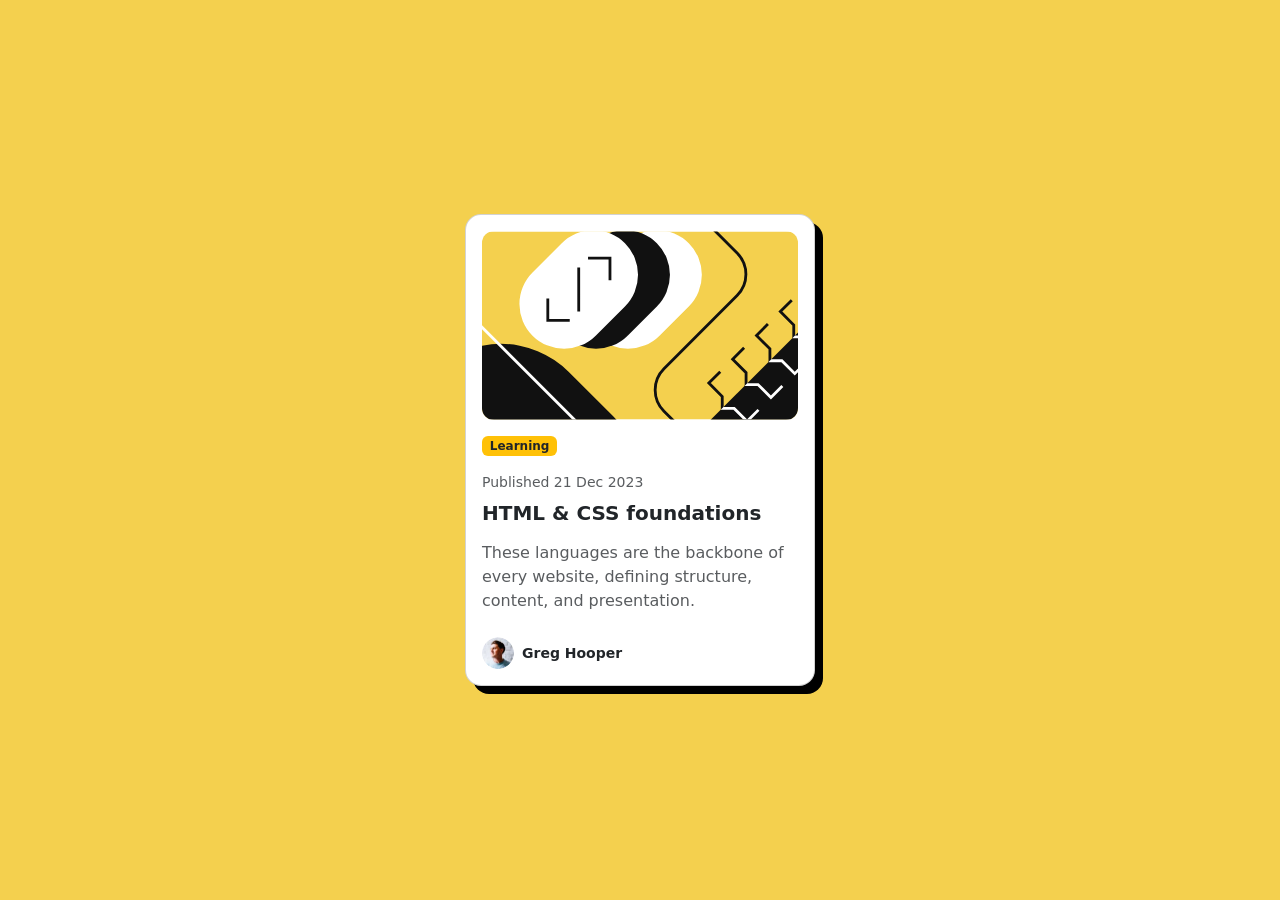
<file: blog-preview-card-main/blog-preview-card-main/index.html>
<!DOCTYPE html>
<html lang="en">
<head>
  <meta charset="UTF-8" />
  <meta name="viewport" content="width=device-width, initial-scale=1.0" />

  <title>Blog Preview Card</title>

  <!-- Bootstrap CSS -->
  <link
    href="https://cdn.jsdelivr.net/npm/bootstrap@5.3.2/dist/css/bootstrap.min.css"
    rel="stylesheet"
  />

  <style>
    body {
      background-color: hsl(47, 88%, 63%);
    }

    .blog-card {
      border-radius: 1rem;
      box-shadow: 8px 8px 0 #000;
      max-width: 350px;
    }

    .blog-card img {
      border-radius: 0.75rem;
    }
  </style>
</head>

<body class="d-flex align-items-center justify-content-center min-vh-100">

  <div class="container">
    <div class="row justify-content-center">
      <div class="col-12 col-md-6 col-lg-4 d-flex justify-content-center">

        <div class="card blog-card p-3 bg-white">

          <!-- Card Image -->
          <img
            src="images/illustration-article.svg"
            class="img-fluid mb-3"
            alt="Blog Illustration"
          />

          <!-- Badge -->
          <span class="badge bg-warning text-dark align-self-start mb-3">
            Learning
          </span>

          <!-- Date -->
          <p class="text-muted small mb-2">
            Published 21 Dec 2023
          </p>

          <!-- Title -->
          <h5 class="fw-bold mb-3">
            HTML & CSS foundations
          </h5>

          <!-- Description -->
          <p class="text-muted mb-4">
            These languages are the backbone of every website, defining
            structure, content, and presentation.
          </p>

          <!-- Author -->
          <div class="d-flex align-items-center gap-2">
            <img
              src="images/image-avatar.webp"
              alt="Author"
              width="32"
              height="32"
              class="rounded-circle"
            />
            <span class="fw-bold small">Greg Hooper</span>
          </div>

        </div>

      </div>
    </div>
  </div>

</body>
</html>
</file>
